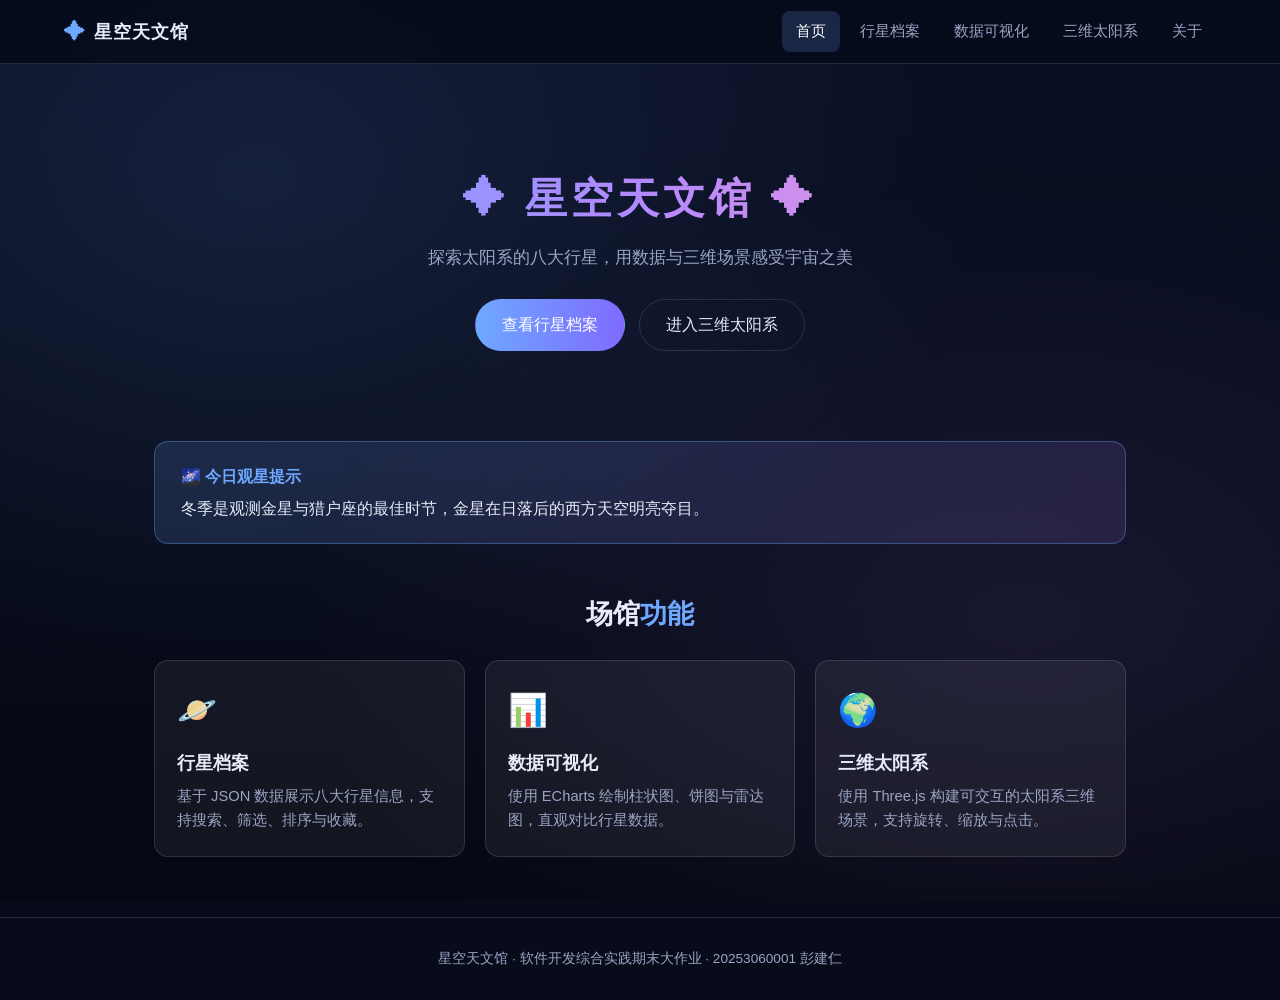
<file: index.html>
<!DOCTYPE html>
<html lang="zh-CN">
<head>
  <meta charset="UTF-8">
  <meta name="viewport" content="width=device-width, initial-scale=1.0">
  <title>星空天文馆 · 首页</title>
  <link rel="stylesheet" href="css/style.css">
</head>
<body>
  <nav class="navbar">
    <a class="brand" href="index.html"><span class="star-icon">✦</span>星空天文馆</a>
    <button class="nav-toggle" aria-label="打开菜单">☰</button>
    <ul class="nav-links">
      <li><a href="index.html">首页</a></li>
      <li><a href="planets.html">行星档案</a></li>
      <li><a href="charts.html">数据可视化</a></li>
      <li><a href="space.html">三维太阳系</a></li>
      <li><a href="about.html">关于</a></li>
    </ul>
  </nav>

  <div class="container">
    <header class="hero">
      <h1>✦ 星空天文馆 ✦</h1>
      <p>探索太阳系的八大行星，用数据与三维场景感受宇宙之美</p>
      <div class="hero-actions">
        <a class="btn btn-primary" href="planets.html">查看行星档案</a>
        <a class="btn btn-ghost" href="space.html">进入三维太阳系</a>
      </div>
    </header>

    <div class="astro-tip" id="astro-tip">
      <h4>🌌 今日观星提示</h4>
      <p id="tip-content">正在获取今日观星信息…</p>
    </div>

    <h2 class="section-title">场馆<span>功能</span></h2>
    <div class="features">
      <div class="card">
        <div class="icon">🪐</div>
        <h3>行星档案</h3>
        <p>基于 JSON 数据展示八大行星信息，支持搜索、筛选、排序与收藏。</p>
      </div>
      <div class="card">
        <div class="icon">📊</div>
        <h3>数据可视化</h3>
        <p>使用 ECharts 绘制柱状图、饼图与雷达图，直观对比行星数据。</p>
      </div>
      <div class="card">
        <div class="icon">🌍</div>
        <h3>三维太阳系</h3>
        <p>使用 Three.js 构建可交互的太阳系三维场景，支持旋转、缩放与点击。</p>
      </div>
    </div>
  </div>

  <footer>星空天文馆 · 软件开发综合实践期末大作业 · 20253060001 彭建仁</footer>
  <script src="js/main.js"></script>
  <script src="js/index.js"></script>
</body>
</html>
</file>
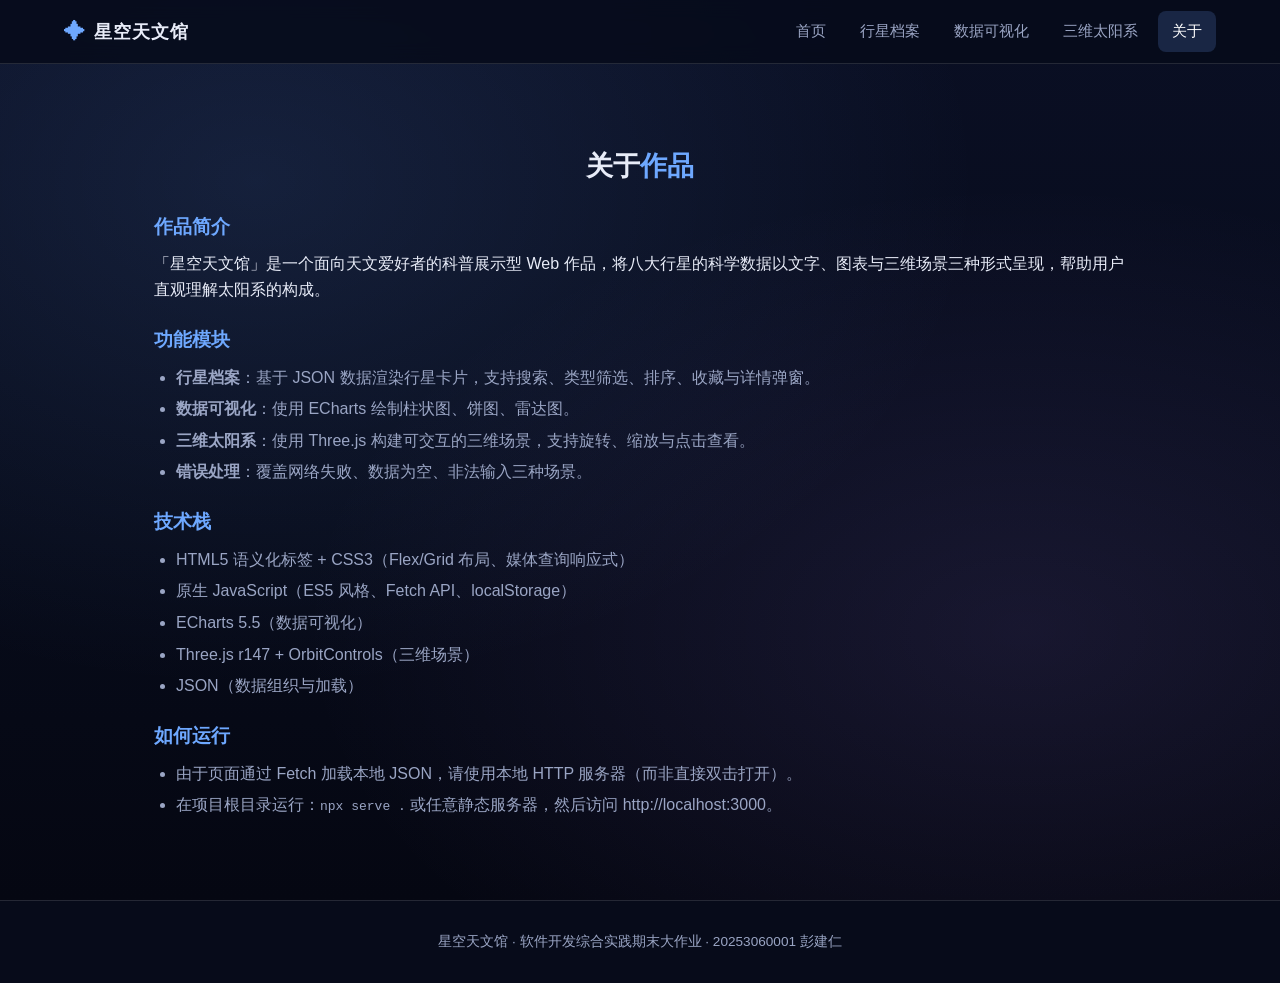
<file: about.html>
<!DOCTYPE html>
<html lang="zh-CN">
<head>
  <meta charset="UTF-8">
  <meta name="viewport" content="width=device-width, initial-scale=1.0">
  <title>关于 · 星空天文馆</title>
  <link rel="stylesheet" href="css/style.css">
</head>
<body>
  <nav class="navbar">
    <a class="brand" href="index.html"><span class="star-icon">✦</span>星空天文馆</a>
    <button class="nav-toggle" aria-label="打开菜单">☰</button>
    <ul class="nav-links">
      <li><a href="index.html">首页</a></li>
      <li><a href="planets.html">行星档案</a></li>
      <li><a href="charts.html">数据可视化</a></li>
      <li><a href="space.html">三维太阳系</a></li>
      <li><a href="about.html">关于</a></li>
    </ul>
  </nav>

  <div class="container">
    <h2 class="section-title">关于<span>作品</span></h2>

    <div class="about-block">
      <h3>作品简介</h3>
      <p>「星空天文馆」是一个面向天文爱好者的科普展示型 Web 作品，将八大行星的科学数据以文字、图表与三维场景三种形式呈现，帮助用户直观理解太阳系的构成。</p>
    </div>

    <div class="about-block">
      <h3>功能模块</h3>
      <ul>
        <li><b>行星档案</b>：基于 JSON 数据渲染行星卡片，支持搜索、类型筛选、排序、收藏与详情弹窗。</li>
        <li><b>数据可视化</b>：使用 ECharts 绘制柱状图、饼图、雷达图。</li>
        <li><b>三维太阳系</b>：使用 Three.js 构建可交互的三维场景，支持旋转、缩放与点击查看。</li>
        <li><b>错误处理</b>：覆盖网络失败、数据为空、非法输入三种场景。</li>
      </ul>
    </div>

    <div class="about-block">
      <h3>技术栈</h3>
      <ul>
        <li>HTML5 语义化标签 + CSS3（Flex/Grid 布局、媒体查询响应式）</li>
        <li>原生 JavaScript（ES5 风格、Fetch API、localStorage）</li>
        <li>ECharts 5.5（数据可视化）</li>
        <li>Three.js r147 + OrbitControls（三维场景）</li>
        <li>JSON（数据组织与加载）</li>
      </ul>
    </div>

    <div class="about-block">
      <h3>如何运行</h3>
      <ul>
        <li>由于页面通过 Fetch 加载本地 JSON，请使用本地 HTTP 服务器（而非直接双击打开）。</li>
        <li>在项目根目录运行：<code>npx serve .</code> 或任意静态服务器，然后访问 http://localhost:3000。</li>
      </ul>
    </div>
  </div>

  <footer>星空天文馆 · 软件开发综合实践期末大作业 · 20253060001 彭建仁</footer>
  <script src="js/main.js"></script>
</body>
</html>
</file>
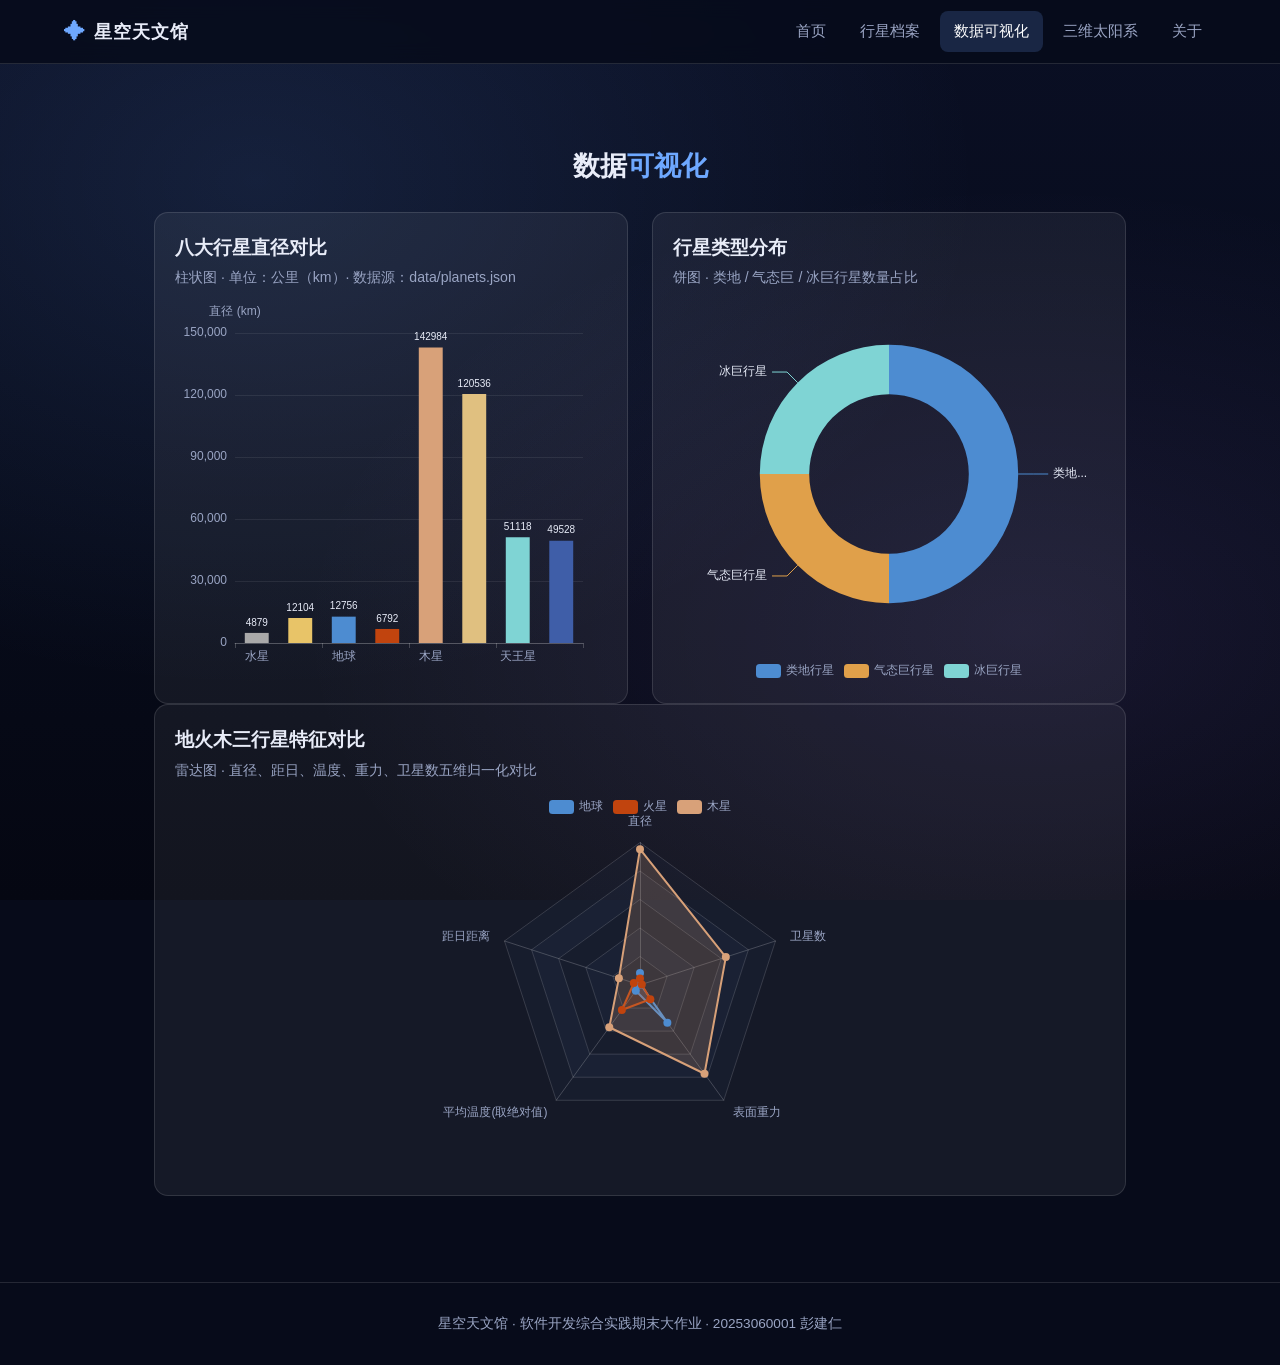
<file: charts.html>
<!DOCTYPE html>
<html lang="zh-CN">
<head>
  <meta charset="UTF-8">
  <meta name="viewport" content="width=device-width, initial-scale=1.0">
  <title>数据可视化 · 星空天文馆</title>
  <link rel="stylesheet" href="css/style.css">
</head>
<body>
  <nav class="navbar">
    <a class="brand" href="index.html"><span class="star-icon">✦</span>星空天文馆</a>
    <button class="nav-toggle" aria-label="打开菜单">☰</button>
    <ul class="nav-links">
      <li><a href="index.html">首页</a></li>
      <li><a href="planets.html">行星档案</a></li>
      <li><a href="charts.html">数据可视化</a></li>
      <li><a href="space.html">三维太阳系</a></li>
      <li><a href="about.html">关于</a></li>
    </ul>
  </nav>

  <div class="container">
    <h2 class="section-title">数据<span>可视化</span></h2>
    <div class="status-box" id="status-box"></div>

    <div class="chart-grid">
      <div class="chart-box">
        <h3>八大行星直径对比</h3>
        <p class="sub">柱状图 · 单位：公里（km）· 数据源：data/planets.json</p>
        <div class="chart" id="chart-bar"></div>
      </div>
      <div class="chart-box">
        <h3>行星类型分布</h3>
        <p class="sub">饼图 · 类地 / 气态巨 / 冰巨行星数量占比</p>
        <div class="chart" id="chart-pie"></div>
      </div>
    </div>

    <div class="chart-box">
      <h3>地火木三行星特征对比</h3>
      <p class="sub">雷达图 · 直径、距日、温度、重力、卫星数五维归一化对比</p>
      <div class="chart" id="chart-radar"></div>
    </div>
  </div>

  <footer>星空天文馆 · 软件开发综合实践期末大作业 · 20253060001 彭建仁</footer>
  <script src="lib/echarts.min.js"></script>
  <script src="js/main.js"></script>
  <script src="js/charts.js"></script>
</body>
</html>
</file>
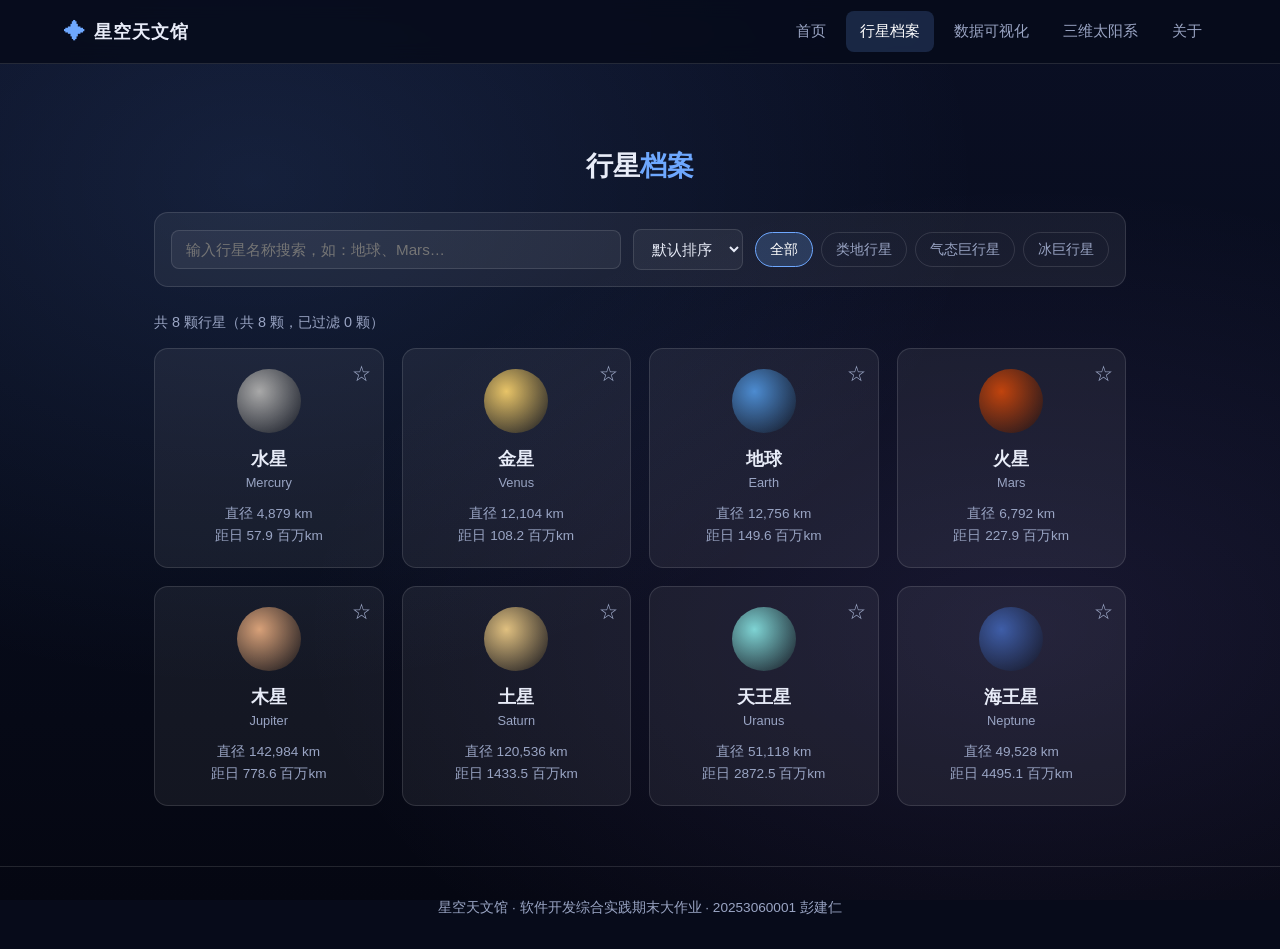
<file: planets.html>
<!DOCTYPE html>
<html lang="zh-CN">
<head>
  <meta charset="UTF-8">
  <meta name="viewport" content="width=device-width, initial-scale=1.0">
  <title>行星档案 · 星空天文馆</title>
  <link rel="stylesheet" href="css/style.css">
</head>
<body>
  <nav class="navbar">
    <a class="brand" href="index.html"><span class="star-icon">✦</span>星空天文馆</a>
    <button class="nav-toggle" aria-label="打开菜单">☰</button>
    <ul class="nav-links">
      <li><a href="index.html">首页</a></li>
      <li><a href="planets.html">行星档案</a></li>
      <li><a href="charts.html">数据可视化</a></li>
      <li><a href="space.html">三维太阳系</a></li>
      <li><a href="about.html">关于</a></li>
    </ul>
  </nav>

  <div class="container">
    <h2 class="section-title">行星<span>档案</span></h2>

    <div class="toolbar">
      <input type="search" id="search-input" placeholder="输入行星名称搜索，如：地球、Mars…" maxlength="30">
      <select id="sort-select" aria-label="排序方式">
        <option value="default">默认排序</option>
        <option value="diameter">按直径 ↓</option>
        <option value="distance">按距离 ↓</option>
        <option value="temperature">按温度 ↓</option>
      </select>
      <div class="chip-group" id="type-chips" aria-label="类型筛选">
        <button class="chip active" data-type="all">全部</button>
        <button class="chip" data-type="类地行星">类地行星</button>
        <button class="chip" data-type="气态巨行星">气态巨行星</button>
        <button class="chip" data-type="冰巨行星">冰巨行星</button>
      </div>
    </div>

    <div class="status-box" id="status-box"></div>
    <div class="result-meta" id="result-meta"></div>

    <div id="planet-grid" class="planet-grid" aria-live="polite"></div>
    <div id="empty-tip" class="empty-tip" style="display:none;">
      <span class="big">🌑</span>
      <p id="empty-text">没有找到匹配的行星</p>
    </div>
  </div>

  <!-- 详情弹窗 -->
  <div class="modal-mask" id="modal-mask">
    <div class="modal" role="dialog" aria-modal="true">
      <h3 id="modal-name">行星</h3>
      <div class="en" id="modal-en"></div>
      <p class="desc" id="modal-desc"></p>
      <table>
        <tbody id="modal-table"></tbody>
      </table>
      <button class="close-btn" id="modal-close">关闭</button>
    </div>
  </div>

  <footer>星空天文馆 · 软件开发综合实践期末大作业 · 20253060001 彭建仁</footer>
  <script src="js/main.js"></script>
  <script src="js/planets.js"></script>
</body>
</html>
</file>
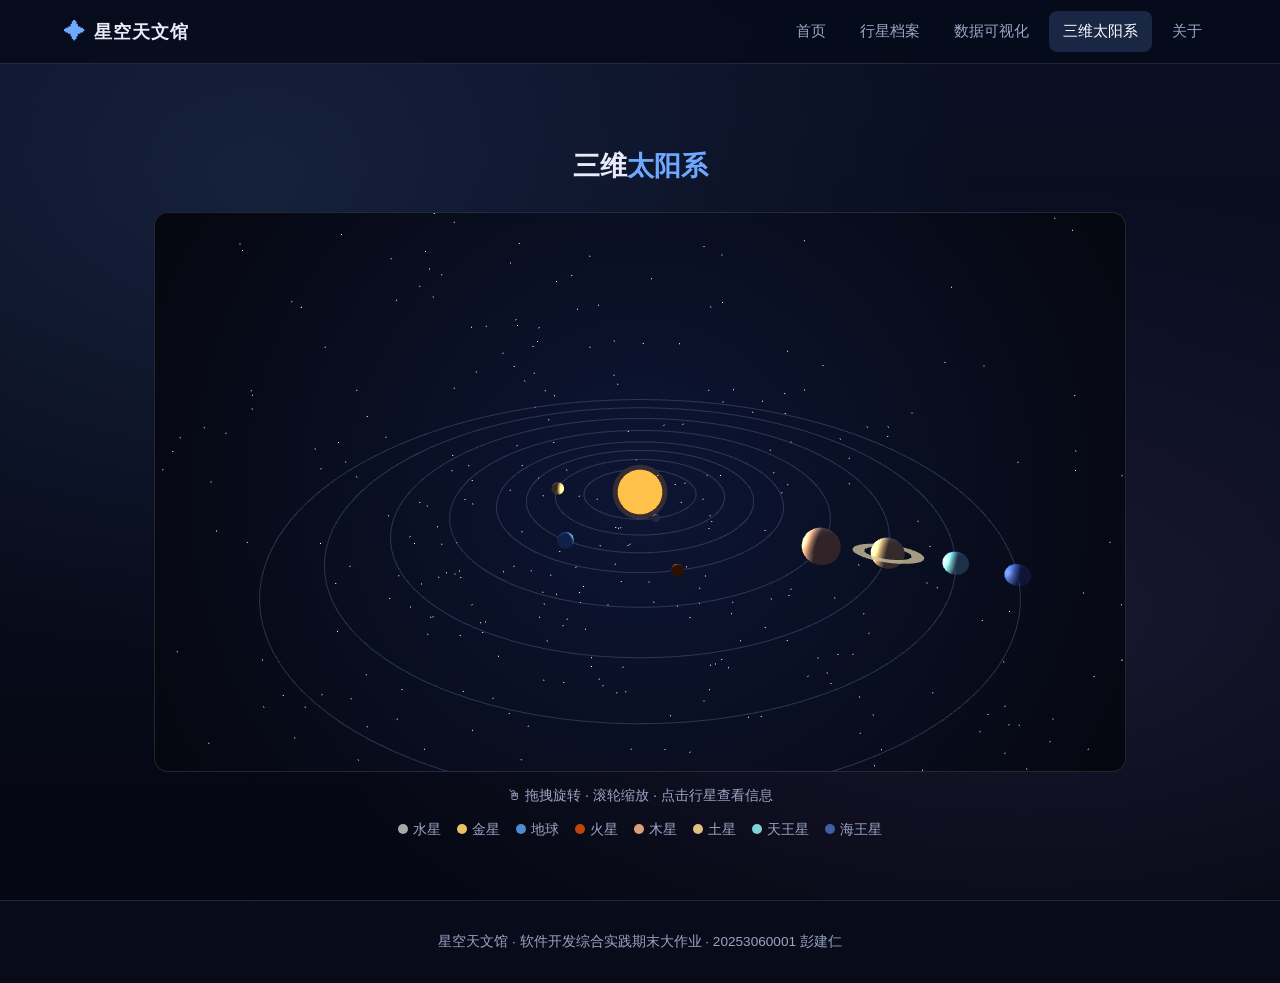
<file: space.html>
<!DOCTYPE html>
<html lang="zh-CN">
<head>
  <meta charset="UTF-8">
  <meta name="viewport" content="width=device-width, initial-scale=1.0">
  <title>三维太阳系 · 星空天文馆</title>
  <link rel="stylesheet" href="css/style.css">
</head>
<body>
  <nav class="navbar">
    <a class="brand" href="index.html"><span class="star-icon">✦</span>星空天文馆</a>
    <button class="nav-toggle" aria-label="打开菜单">☰</button>
    <ul class="nav-links">
      <li><a href="index.html">首页</a></li>
      <li><a href="planets.html">行星档案</a></li>
      <li><a href="charts.html">数据可视化</a></li>
      <li><a href="space.html">三维太阳系</a></li>
      <li><a href="about.html">关于</a></li>
    </ul>
  </nav>

  <div class="container">
    <h2 class="section-title">三维<span>太阳系</span></h2>

    <div class="scene-wrap">
      <canvas id="three-scene"></canvas>
      <div class="space-info" id="space-info">
        <h4 id="space-name">行星</h4>
        <p id="space-detail"></p>
      </div>
    </div>

    <p class="scene-tip">🖱 拖拽旋转 · 滚轮缩放 · 点击行星查看信息</p>

    <div class="legend" id="legend"></div>
  </div>

  <footer>星空天文馆 · 软件开发综合实践期末大作业 · 20253060001 彭建仁</footer>
  <script src="lib/three.min.js"></script>
  <script src="lib/OrbitControls.js"></script>
  <script src="js/main.js"></script>
  <script src="js/space.js"></script>
</body>
</html>
</file>
<file: css/style.css>
/* ===== 星空天文馆 全局样式 ===== */
:root {
  --bg-dark: #070b1a;
  --bg-card: rgba(255, 255, 255, 0.06);
  --bg-card-hover: rgba(255, 255, 255, 0.1);
  --border: rgba(255, 255, 255, 0.12);
  --text-main: #e8ecf8;
  --text-dim: #9aa5c4;
  --accent: #6ea8ff;
  --accent2: #b388ff;
  --danger: #ff6b6b;
  --success: #51cf66;
  --radius: 14px;
  --font: "Segoe UI", "PingFang SC", "Microsoft YaHei", sans-serif;
}

* { margin: 0; padding: 0; box-sizing: border-box; }

html { scroll-behavior: smooth; }

body {
  font-family: var(--font);
  background: var(--bg-dark);
  color: var(--text-main);
  min-height: 100vh;
  line-height: 1.6;
}

/* 星空背景 */
body::before {
  content: "";
  position: fixed;
  inset: 0;
  z-index: -1;
  background:
    radial-gradient(ellipse at 20% 20%, rgba(110, 168, 255, 0.12), transparent 50%),
    radial-gradient(ellipse at 80% 70%, rgba(179, 136, 255, 0.1), transparent 50%),
    linear-gradient(180deg, #0a0f24 0%, #070b1a 60%, #050712 100%);
}

/* 顶部导航 */
.navbar {
  position: sticky;
  top: 0;
  z-index: 100;
  display: flex;
  align-items: center;
  justify-content: space-between;
  padding: 0 5%;
  height: 64px;
  background: rgba(7, 11, 26, 0.85);
  backdrop-filter: blur(10px);
  border-bottom: 1px solid var(--border);
}

.brand {
  display: flex;
  align-items: center;
  gap: 8px;
  font-size: 1.15rem;
  font-weight: 700;
  color: var(--text-main);
  text-decoration: none;
  letter-spacing: 1px;
}
.brand .star-icon { color: var(--accent); font-size: 1.3rem; }

.nav-links {
  display: flex;
  gap: 6px;
  list-style: none;
}
.nav-links a {
  display: block;
  padding: 8px 14px;
  color: var(--text-dim);
  text-decoration: none;
  border-radius: 8px;
  font-size: 0.95rem;
  transition: all 0.2s;
}
.nav-links a:hover { color: var(--text-main); background: var(--bg-card); }
.nav-links a.active { color: #fff; background: rgba(110, 168, 255, 0.18); }

.nav-toggle {
  display: none;
  background: none;
  border: 1px solid var(--border);
  color: var(--text-main);
  font-size: 1.3rem;
  width: 42px;
  height: 42px;
  border-radius: 8px;
  cursor: pointer;
}

/* 主容器 */
.container { max-width: 1100px; margin: 0 auto; padding: 32px 5% 60px; }

/* 首页 Hero */
.hero {
  text-align: center;
  padding: 70px 16px 50px;
}
.hero h1 {
  font-size: 2.6rem;
  letter-spacing: 4px;
  background: linear-gradient(90deg, #6ea8ff, #b388ff, #ff9ecd);
  -webkit-background-clip: text;
  background-clip: text;
  color: transparent;
}
.hero p { color: var(--text-dim); font-size: 1.05rem; margin-top: 12px; }

.hero-actions { margin-top: 28px; display: flex; gap: 14px; justify-content: center; flex-wrap: wrap; }
.btn {
  display: inline-block;
  padding: 12px 26px;
  border-radius: 999px;
  text-decoration: none;
  font-size: 1rem;
  border: 1px solid transparent;
  cursor: pointer;
  transition: all 0.2s;
  font-family: var(--font);
}
.btn-primary { background: linear-gradient(90deg, #6ea8ff, #7f6bff); color: #fff; }
.btn-primary:hover { transform: translateY(-2px); box-shadow: 0 8px 24px rgba(110, 168, 255, 0.35); }
.btn-ghost { background: transparent; color: var(--text-main); border-color: var(--border); }
.btn-ghost:hover { border-color: var(--accent); color: var(--accent); }

/* 区块标题 */
.section-title {
  text-align: center;
  margin: 48px 0 24px;
  font-size: 1.7rem;
}
.section-title span { color: var(--accent); }

/* 特性卡片 */
.features {
  display: grid;
  grid-template-columns: repeat(3, 1fr);
  gap: 20px;
  margin-top: 10px;
}
.card {
  background: var(--bg-card);
  border: 1px solid var(--border);
  border-radius: var(--radius);
  padding: 24px 22px;
  transition: transform 0.25s, background 0.25s;
}
.card:hover { transform: translateY(-4px); background: var(--bg-card-hover); }
.card .icon { font-size: 2rem; }
.card h3 { margin: 12px 0 8px; font-size: 1.15rem; }
.card p { color: var(--text-dim); font-size: 0.92rem; }

/* 今日观星提示 */
.astro-tip {
  margin-top: 40px;
  background: linear-gradient(120deg, rgba(110, 168, 255, 0.15), rgba(179, 136, 255, 0.12));
  border: 1px solid rgba(110, 168, 255, 0.35);
  border-radius: var(--radius);
  padding: 22px 26px;
  text-align: left;
}
.astro-tip h4 { color: var(--accent); margin-bottom: 6px; }

/* 工具栏 */
.toolbar {
  display: flex;
  flex-wrap: wrap;
  gap: 12px;
  align-items: center;
  margin-bottom: 24px;
  padding: 16px;
  background: var(--bg-card);
  border: 1px solid var(--border);
  border-radius: var(--radius);
}
.toolbar input[type="search"],
.toolbar select {
  padding: 10px 14px;
  border-radius: 8px;
  border: 1px solid var(--border);
  background: rgba(255, 255, 255, 0.05);
  color: var(--text-main);
  font-size: 0.95rem;
  outline: none;
  font-family: var(--font);
}
.toolbar input[type="search"] { flex: 1; min-width: 180px; }
.toolbar input:focus, .toolbar select:focus { border-color: var(--accent); }
.toolbar label { color: var(--text-dim); font-size: 0.9rem; }

.chip-group { display: flex; flex-wrap: wrap; gap: 8px; }
.chip {
  padding: 7px 14px;
  border-radius: 999px;
  border: 1px solid var(--border);
  background: transparent;
  color: var(--text-dim);
  cursor: pointer;
  font-size: 0.88rem;
  transition: all 0.2s;
  font-family: var(--font);
}
.chip:hover { color: var(--text-main); border-color: var(--accent); }
.chip.active { background: rgba(110, 168, 255, 0.2); color: #fff; border-color: var(--accent); }

/* 结果统计 */
.result-meta { color: var(--text-dim); font-size: 0.9rem; margin-bottom: 14px; }

/* 行星卡片网格 */
.planet-grid {
  display: grid;
  grid-template-columns: repeat(4, 1fr);
  gap: 18px;
}
.planet-card {
  position: relative;
  background: var(--bg-card);
  border: 1px solid var(--border);
  border-radius: var(--radius);
  padding: 20px 18px;
  cursor: pointer;
  transition: all 0.25s;
  text-align: center;
}
.planet-card:hover { transform: translateY(-4px); background: var(--bg-card-hover); }
.planet-orb { width: 64px; height: 64px; border-radius: 50%; margin: 0 auto 12px; }
.planet-card h3 { font-size: 1.1rem; }
.planet-card .en { color: var(--text-dim); font-size: 0.8rem; }
.planet-card .meta { margin-top: 10px; font-size: 0.85rem; color: var(--text-dim); }
.planet-card .fav-btn {
  position: absolute;
  top: 12px;
  right: 12px;
  background: none;
  border: none;
  font-size: 1.2rem;
  cursor: pointer;
  color: var(--text-dim);
  transition: transform 0.2s;
}
.planet-card .fav-btn:hover { transform: scale(1.25); }
.planet-card .fav-btn.on { color: #ffd166; }

/* 详情弹窗 */
.modal-mask {
  position: fixed;
  inset: 0;
  background: rgba(0, 0, 0, 0.6);
  display: none;
  align-items: center;
  justify-content: center;
  z-index: 200;
  padding: 20px;
}
.modal-mask.open { display: flex; }
.modal {
  background: #101731;
  border: 1px solid var(--border);
  border-radius: 16px;
  max-width: 480px;
  width: 100%;
  padding: 26px;
  animation: pop 0.25s ease;
}
@keyframes pop { from { transform: scale(0.92); opacity: 0; } to { transform: scale(1); opacity: 1; } }
.modal h3 { display: flex; align-items: center; gap: 10px; font-size: 1.3rem; margin-bottom: 4px; }
.modal .en { color: var(--text-dim); font-size: 0.9rem; margin-bottom: 14px; }
.modal .desc { color: var(--text-main); margin-bottom: 14px; font-size: 0.95rem; }
.modal table { width: 100%; border-collapse: collapse; font-size: 0.9rem; }
.modal td { padding: 6px 8px; border-bottom: 1px solid var(--border); }
.modal td:first-child { color: var(--text-dim); }
.modal .close-btn {
  margin-top: 16px;
  width: 100%;
  padding: 10px;
  border-radius: 8px;
  background: rgba(110, 168, 255, 0.15);
  color: var(--accent);
  border: 1px solid rgba(110, 168, 255, 0.3);
  cursor: pointer;
  font-family: var(--font);
}
.modal .close-btn:hover { background: rgba(110, 168, 255, 0.3); }

/* 提示与错误 */
.status-box {
  padding: 16px 20px;
  border-radius: 10px;
  margin: 16px 0;
  display: none;
}
.status-box.show { display: block; }
.status-box.error { background: rgba(255, 107, 107, 0.12); border: 1px solid rgba(255, 107, 107, 0.4); color: #ffb3b3; }
.status-box.success { background: rgba(81, 207, 102, 0.12); border: 1px solid rgba(81, 207, 102, 0.4); color: #9ae6b4; }
.status-box.warn { background: rgba(255, 209, 102, 0.12); border: 1px solid rgba(255, 209, 102, 0.4); color: #ffe9a8; }
.empty-tip { text-align: center; padding: 60px 20px; color: var(--text-dim); }
.empty-tip .big { font-size: 3rem; display: block; margin-bottom: 12px; }

/* 图表容器 */
.chart-box {
  background: var(--bg-card);
  border: 1px solid var(--border);
  border-radius: var(--radius);
  padding: 20px;
  margin-bottom: 26px;
}
.chart-box h3 { margin-bottom: 4px; }
.chart-box .sub { color: var(--text-dim); font-size: 0.88rem; margin-bottom: 14px; }
.chart { width: 100%; height: 380px; }

.chart-grid { display: grid; grid-template-columns: 1fr 1fr; gap: 24px; }
.chart-grid .chart-box { margin-bottom: 0; }

/* 三维场景 */
#three-scene {
  width: 100%;
  height: 560px;
  border-radius: var(--radius);
  border: 1px solid var(--border);
  background: radial-gradient(circle at 50% 50%, #0d1533, #05070f);
  display: block;
  touch-action: none;
}
.scene-tip {
  margin-top: 12px;
  color: var(--text-dim);
  font-size: 0.9rem;
  text-align: center;
}
.space-info {
  position: absolute;
  left: 16px;
  top: 16px;
  background: rgba(7, 11, 26, 0.85);
  border: 1px solid var(--border);
  border-radius: 12px;
  padding: 14px 18px;
  max-width: 260px;
  display: none;
  z-index: 5;
}
.space-info.show { display: block; }
.space-info h4 { color: var(--accent); margin-bottom: 6px; }
.space-info p { font-size: 0.85rem; color: var(--text-dim); }
.scene-wrap { position: relative; }
.legend {
  display: flex;
  flex-wrap: wrap;
  gap: 8px 16px;
  justify-content: center;
  margin-top: 12px;
  color: var(--text-dim);
  font-size: 0.85rem;
}
.legend i { display: inline-block; width: 10px; height: 10px; border-radius: 50%; margin-right: 5px; }

/* 关于页 */
.about-block { margin-bottom: 22px; }
.about-block h3 { color: var(--accent); margin-bottom: 10px; }
.about-block ul { padding-left: 22px; color: var(--text-dim); }
.about-block li { margin-bottom: 6px; }

/* 表格 */
.data-table-wrap { overflow-x: auto; }
table.data-table { width: 100%; border-collapse: collapse; font-size: 0.92rem; }
.data-table th, .data-table td { padding: 10px 12px; border-bottom: 1px solid var(--border); text-align: left; }
.data-table th { color: var(--accent); font-weight: 600; white-space: nowrap; }
.data-table tr:hover td { background: var(--bg-card-hover); }

/* 页脚 */
footer {
  text-align: center;
  color: var(--text-dim);
  padding: 30px 20px;
  border-top: 1px solid var(--border);
  font-size: 0.85rem;
}

/* ===== 响应式：平板 ===== */
@media (max-width: 900px) {
  .planet-grid { grid-template-columns: repeat(2, 1fr); }
  .features { grid-template-columns: 1fr 1fr; }
  .chart-grid { grid-template-columns: 1fr; }
}

/* ===== 响应式：手机 ===== */
@media (max-width: 640px) {
  .nav-toggle { display: block; }
  .nav-links {
    display: none;
    position: absolute;
    top: 64px;
    left: 0;
    right: 0;
    flex-direction: column;
    background: rgba(7, 11, 26, 0.97);
    border-bottom: 1px solid var(--border);
    padding: 10px 5%;
    gap: 2px;
  }
  .nav-links.open { display: flex; }
  .hero h1 { font-size: 1.9rem; }
  .hero { padding-top: 46px; }
  .planet-grid { grid-template-columns: 1fr; }
  .features { grid-template-columns: 1fr; }
  .chart { height: 300px; }
  #three-scene { height: 380px; }
  .toolbar { flex-direction: column; align-items: stretch; }
  .toolbar input[type="search"] { width: 100%; }
  .section-title { font-size: 1.4rem; }
}
</file>
